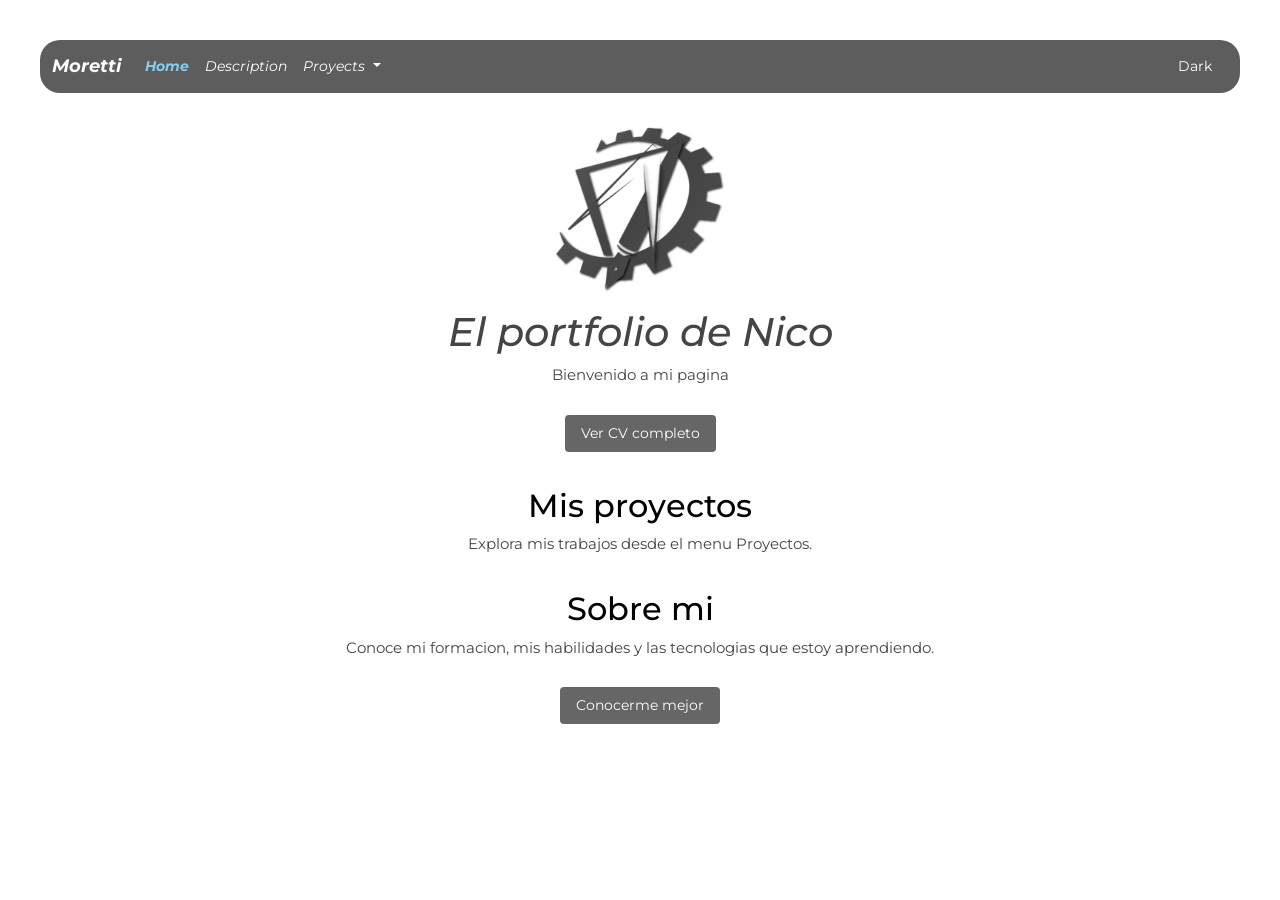
<file: index.html>
<!DOCTYPE html>
<html lang="es">
<head>
    <meta charset="UTF-8">
    <meta name="viewport" content="width=device-width, initial-scale=1.0">
    <title>Mi portfolio</title>
    <link rel="icon" href="favicon.svg" type="image/svg+xml">
    <link rel="preconnect" href="https://fonts.googleapis.com">
    <link rel="preconnect" href="https://fonts.gstatic.com" crossorigin>
    <link href="https://fonts.googleapis.com/css2?family=Space+Grotesk:wght@400;500;700&display=swap" rel="stylesheet">
    <link href="https://cdn.jsdelivr.net/npm/bootstrap@5.3.3/dist/css/bootstrap.min.css" rel="stylesheet">
    <link rel="stylesheet" href="styles.css">
</head>
<body>
  <header>
    <nav class="navbar navbar-expand-lg bg-body-tertiary">
      <div class="container-fluid">
        <a class="navbar-brand" href="https://www.instagram.com/bocajrs/">Moretti</a>
        <button class="navbar-toggler" type="button" data-bs-toggle="collapse" data-bs-target="#navbarSupportedContent" aria-controls="navbarSupportedContent" aria-expanded="false" aria-label="Toggle navigation">
          <span class="navbar-toggler-icon"></span>
        </button>
        <div class="collapse navbar-collapse" id="navbarSupportedContent">
          <ul class="navbar-nav me-auto mb-2 mb-lg-0">
            <li class="nav-item">
              <a class="nav-link active" aria-current="page" href="index.html">Home</a>
            </li>
            <li class="nav-item">
              <a class="nav-link" href="description.html">Description</a>
            </li>
            <li class="nav-item dropdown">
              <a class="nav-link dropdown-toggle" href="#" role="button" data-bs-toggle="dropdown" aria-expanded="false">
                Proyects
              </a>
              <ul class="dropdown-menu">
                <li><a class="dropdown-item" href="JuegoDelCalamar.html">Juego del calamar</a></li>
                <li><hr class="dropdown-divider"></li>
                <li><a class="dropdown-item" href="pokemon.html">Pokemon</a></li>
                <li><hr class="dropdown-divider"></li>
                <li><a class="dropdown-item" href="ReproductorDeMusica.html">Reproductor de musica</a></li>
              </ul>
          </ul>
              <button class="btn-dark-mode" type="button" onclick="myFunction()" aria-label="Activar o desactivar modo oscuro">Dark</button>
        </div>
      </div>
    </nav>

  </header>
  <main>
    <section class="text-center" id="home">
        <img src="imagenes/logohuergo.png" width="200" height="200" class="img-fluid" alt="logo del huergo">
        <h1>El portfolio de Nico</h1>
        <p id="description">Bienvenido a mi pagina</p>
        <a class="cv-button" href="CV-Nicolas-Moretti.html" target="_blank">Ver CV completo</a>
    </section>
    <section class="text-center" aria-labelledby="proyectos-titulo">
      <h2 id="proyectos-titulo" class="section-title">Mis proyectos</h2>
      <p>Explora mis trabajos desde el menu Proyectos.</p>
    </section>
    <section class="text-center" aria-labelledby="sobre-mi-titulo">
      <h2 id="sobre-mi-titulo" class="section-title">Sobre mi</h2>
      <p>Conoce mi formacion, mis habilidades y las tecnologias que estoy aprendiendo.</p>
      <a class="cv-button" href="description.html">Conocerme mejor</a>
    </section>
  </main>
    <video autoplay muted loop id="video-fondo">
      <source src="videos/background.mp4" type="video/mp4">
    </video>
    <script src="https://cdn.jsdelivr.net/npm/bootstrap@5.3.3/dist/js/bootstrap.bundle.min.js"></script>
    <script>
      if (localStorage.getItem("darkMode") === "true") {
        document.body.classList.add("dark-mode");
      }

    function myFunction() {
      var element = document.body;
      element.classList.toggle("dark-mode");
        localStorage.setItem("darkMode", element.classList.contains("dark-mode"));
    }
    </script>
  </body>
</html>
</file>
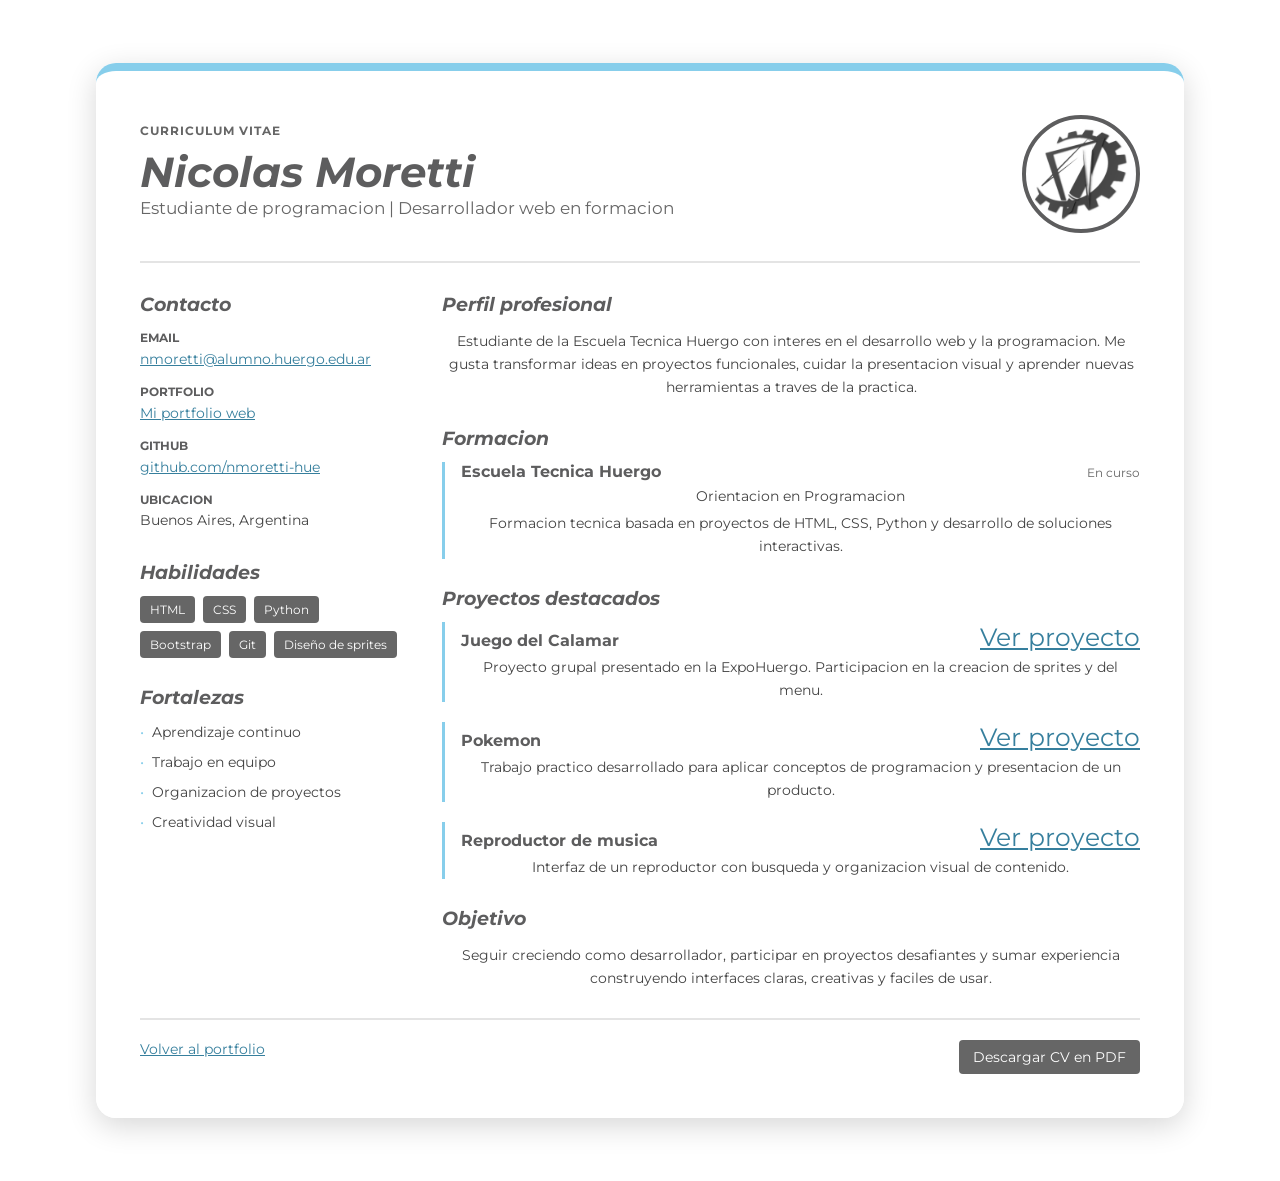
<file: CV-Nicolas-Moretti.html>
<!DOCTYPE html>
<html lang="es">
<head>
  <meta charset="UTF-8">
  <title>CV - Nicolas Moretti</title>
  <meta name="description" content="Curriculum vitae de Nicolas Moretti">
  <link rel="icon" href="favicon.svg" type="image/svg+xml">
  <link rel="preconnect" href="https://fonts.googleapis.com">
  <link rel="preconnect" href="https://fonts.gstatic.com" crossorigin>
  <link href="https://fonts.googleapis.com/css2?family=Space+Grotesk:wght@400;500;700&display=swap" rel="stylesheet">
  <link rel="stylesheet" href="styles.css">
</head>
<body>
  <main class="cv-page">
    <header class="cv-header">
      <div>
        <p class="cv-kicker">CURRICULUM VITAE</p>
        <h1>Nicolas Moretti</h1>
        <p class="cv-role">Estudiante de programacion | Desarrollador web en formacion</p>
      </div>
      <img src="imagenes/logohuergo.png" width="110" height="110" class="cv-photo" alt="Logo de la Escuela Tecnica Huergo">
    </header>

    <div class="cv-layout">
      <aside class="cv-sidebar">
        <section class="cv-section">
          <h2>Contacto</h2>
          <ul class="cv-list">
            <li><strong>Email</strong><a href="mailto:nmoretti@alumno.huergo.edu.ar">nmoretti@alumno.huergo.edu.ar</a></li>
            <li><strong>Portfolio</strong><a href="index.html">Mi portfolio web</a></li>
            <li><strong>GitHub</strong><a href="https://github.com/nmoretti-hue" target="_blank" rel="noopener">github.com/nmoretti-hue</a></li>
            <li><strong>Ubicacion</strong>Buenos Aires, Argentina</li>
          </ul>
        </section>

        <section class="cv-section">
          <h2>Habilidades</h2>
          <ul class="cv-tags">
            <li>HTML</li>
            <li>CSS</li>
            <li>Python</li>
            <li>Bootstrap</li>
            <li>Git</li>
            <li>Diseño de sprites</li>
          </ul>
        </section>

        <section class="cv-section">
          <h2>Fortalezas</h2>
          <ul class="cv-bullets">
            <li>Aprendizaje continuo</li>
            <li>Trabajo en equipo</li>
            <li>Organizacion de proyectos</li>
            <li>Creatividad visual</li>
          </ul>
        </section>
      </aside>

      <div class="cv-content">
        <section class="cv-section">
          <h2>Perfil profesional</h2>
          <p>Estudiante de la Escuela Tecnica Huergo con interes en el desarrollo web y la programacion. Me gusta transformar ideas en proyectos funcionales, cuidar la presentacion visual y aprender nuevas herramientas a traves de la practica.</p>
        </section>

        <section class="cv-section">
          <h2>Formacion</h2>
          <article class="cv-entry">
            <div class="cv-entry-heading">
              <h3>Escuela Tecnica Huergo</h3>
              <span>En curso</span>
            </div>
            <p>Orientacion en Programacion</p>
            <p>Formacion tecnica basada en proyectos de HTML, CSS, Python y desarrollo de soluciones interactivas.</p>
          </article>
        </section>

        <section class="cv-section">
          <h2>Proyectos destacados</h2>
          <article class="cv-entry">
            <div class="cv-entry-heading">
              <h3>Juego del Calamar</h3>
              <a href="JuegoDelCalamar.html">Ver proyecto</a>
            </div>
            <p>Proyecto grupal presentado en la ExpoHuergo. Participacion en la creacion de sprites y del menu.</p>
          </article>
          <article class="cv-entry">
            <div class="cv-entry-heading">
              <h3>Pokemon</h3>
              <a href="pokemon.html">Ver proyecto</a>
            </div>
            <p>Trabajo practico desarrollado para aplicar conceptos de programacion y presentacion de un producto.</p>
          </article>
          <article class="cv-entry">
            <div class="cv-entry-heading">
              <h3>Reproductor de musica</h3>
              <a href="ReproductorDeMusica.html">Ver proyecto</a>
            </div>
            <p>Interfaz de un reproductor con busqueda y organizacion visual de contenido.</p>
          </article>
        </section>

        <section class="cv-section">
          <h2>Objetivo</h2>
          <p>Seguir creciendo como desarrollador, participar en proyectos desafiantes y sumar experiencia construyendo interfaces claras, creativas y faciles de usar.</p>
        </section>
      </div>
    </div>

    <footer class="cv-footer">
      <a href="index.html">Volver al portfolio</a>
      <a class="cv-print-button" href="CV-Nicolas-Moretti.pdf" download>Descargar CV en PDF</a>
    </footer>
  </main>

</body>
</html>
</file>
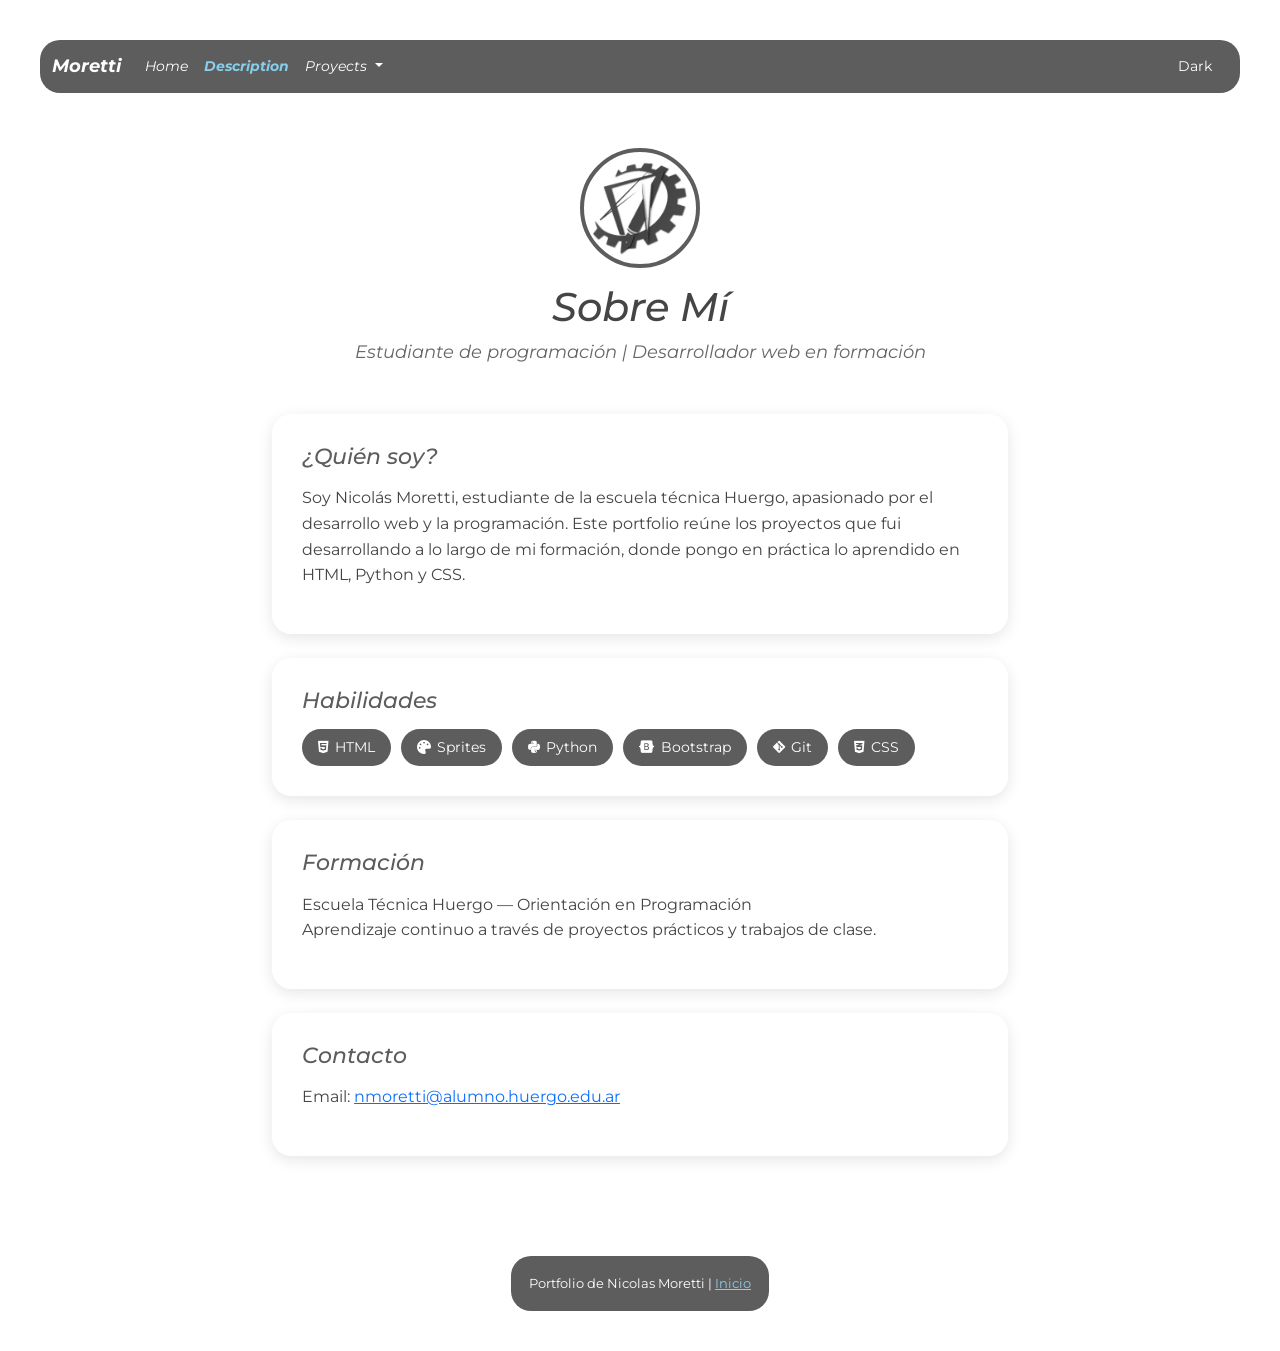
<file: description.html>
<!DOCTYPE html>
<html lang="es">
<head>
    <meta charset="UTF-8">
    <meta name="viewport" content="width=device-width, initial-scale=1.0">
    <title>Descripción - Mi portfolio</title>
    <link rel="icon" href="favicon.svg" type="image/svg+xml">
    <link rel="preconnect" href="https://fonts.googleapis.com">
    <link rel="preconnect" href="https://fonts.gstatic.com" crossorigin>
    <link href="https://fonts.googleapis.com/css2?family=Space+Grotesk:wght@400;500;700&display=swap" rel="stylesheet">
    <link rel="stylesheet" href="https://cdnjs.cloudflare.com/ajax/libs/font-awesome/6.5.2/css/all.min.css">
    <link href="https://cdn.jsdelivr.net/npm/bootstrap@5.3.3/dist/css/bootstrap.min.css" rel="stylesheet">
    <link rel="stylesheet" href="styles.css">
</head>
<body>
  <header>
    <nav class="navbar navbar-expand-lg bg-body-tertiary">
      <div class="container-fluid">
        <a class="navbar-brand" href="https://www.instagram.com/bocajrs/">Moretti</a>
        <button class="navbar-toggler" type="button" data-bs-toggle="collapse" data-bs-target="#navbarSupportedContent" aria-controls="navbarSupportedContent" aria-expanded="false" aria-label="Toggle navigation">
          <span class="navbar-toggler-icon"></span>
        </button>
        <div class="collapse navbar-collapse" id="navbarSupportedContent">
          <ul class="navbar-nav me-auto mb-2 mb-lg-0">
            <li class="nav-item">
              <a class="nav-link" href="index.html">Home</a>
            </li>
            <li class="nav-item">
              <a class="nav-link active" aria-current="page" href="description.html">Description</a>
            </li>
            <li class="nav-item dropdown">
              <a class="nav-link dropdown-toggle" href="#" role="button" data-bs-toggle="dropdown" aria-expanded="false">
                Proyects
              </a>
              <ul class="dropdown-menu">
                <li><a class="dropdown-item" href="JuegoDelCalamar.html">Juego del calamar</a></li>
                <li><hr class="dropdown-divider"></li>
                <li><a class="dropdown-item" href="pokemon.html">Pokemon</a></li>
                <li><hr class="dropdown-divider"></li>
                <li><a class="dropdown-item" href="ReproductorDeMusica.html">Reproductor de musica</a></li>
              </ul>
            </li>
          </ul>
          <button class="btn-dark-mode" type="button" onclick="myFunction()" aria-label="Activar o desactivar modo oscuro">Dark</button>
        </div>
      </div>
    </nav>
  </header>

    <main class="container descripcion-container">

      <div class="text-center mb-5">
        <img src="imagenes/logohuergo.png" width="120" height="120" class="img-fluid rounded-circle perfil-img" alt="logo del huergo">
        <h1>Sobre Mí</h1>
        <p class="subtitulo">Estudiante de programación | Desarrollador web en formación</p>
      </div>

      <div class="row justify-content-center">
        <div class="col-md-8">
          <section class="card-descripcion mb-4">
            <h2>¿Quién soy?</h2>
            <p class="texto-card">
              Soy Nicolás Moretti, estudiante de la escuela técnica Huergo, apasionado por el desarrollo web
              y la programación. Este portfolio reúne los proyectos que fui desarrollando a lo largo de mi
              formación, donde pongo en práctica lo aprendido en HTML, Python y CSS.
            </p>
          </section>

          <section class="card-descripcion mb-4">
            <h2>Habilidades</h2>
            <div class="skills-container">
              <span class="skill-badge"><i class="fa-brands fa-html5" aria-hidden="true"></i>HTML</span>
              <span class="skill-badge"><i class="fa-solid fa-palette" aria-hidden="true"></i>Sprites</span>
              <span class="skill-badge"><i class="fa-brands fa-python" aria-hidden="true"></i>Python</span>
              <span class="skill-badge"><i class="fa-brands fa-bootstrap" aria-hidden="true"></i>Bootstrap</span>
              <span class="skill-badge"><i class="fa-brands fa-git-alt" aria-hidden="true"></i>Git</span>
              <span class="skill-badge"><i class="fa-brands fa-css3-alt" aria-hidden="true"></i>CSS</span>
            </div>
          </section>

          <section class="card-descripcion mb-4">
            <h2>Formación</h2>
            <p class="texto-card">
              Escuela Técnica Huergo — Orientación en Programación<br>
              Aprendizaje continuo a través de proyectos prácticos y trabajos de clase.
            </p>
          </section>

          <section class="card-descripcion">
            <h2>Contacto</h2>
            <p class="texto-card">
              Email: <a href="mailto:nmoretti@alumno.huergo.edu.ar">nmoretti@alumno.huergo.edu.ar</a>
            </p>
          </section>
        </div>
      </div>
    </main>

    <video autoplay muted loop id="video-fondo">
      <source src="videos/background.mp4" type="video/mp4">
    </video>

    <script src="https://cdn.jsdelivr.net/npm/bootstrap@5.3.3/dist/js/bootstrap.bundle.min.js"></script>
    <script>
      if (localStorage.getItem("darkMode") === "true") {
        document.body.classList.add("dark-mode");
      }

    function myFunction() {
      var element = document.body;
      element.classList.toggle("dark-mode");
        localStorage.setItem("darkMode", element.classList.contains("dark-mode"));
    }
    </script>
    <footer class="site-footer">Portfolio de Nicolas Moretti | <a href="index.html">Inicio</a></footer>
</body>
</html>
</file>
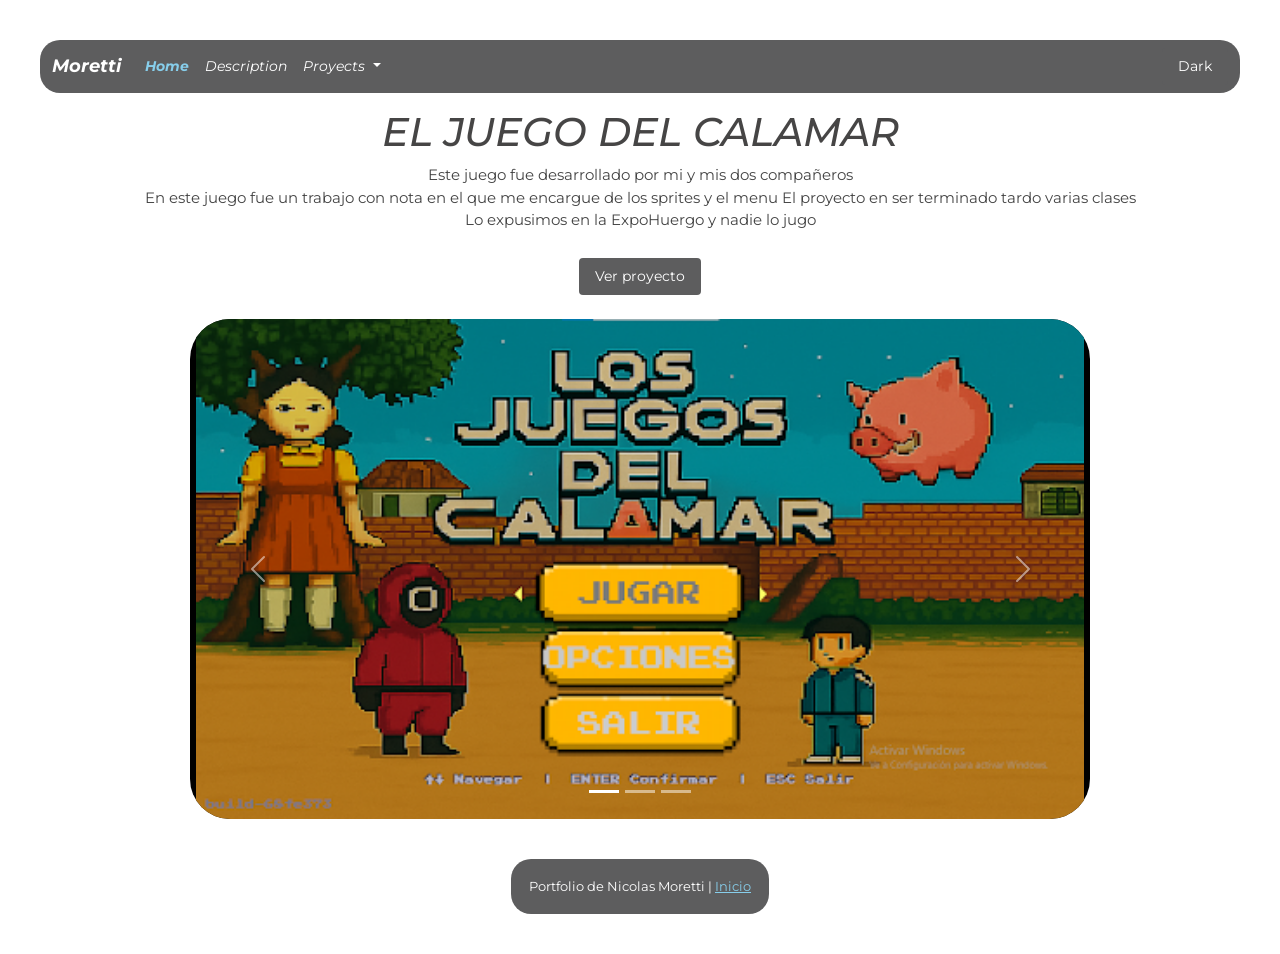
<file: JuegoDelCalamar.html>
<!DOCTYPE html>
<html lang="es">
<head>
    <meta charset="UTF-8">
    <meta name="viewport" content="width=device-width, initial-scale=1.0">
    <title>Mi portfolio</title>
    <link rel="icon" href="favicon.svg" type="image/svg+xml">
    <link rel="preconnect" href="https://fonts.googleapis.com">
    <link rel="preconnect" href="https://fonts.gstatic.com" crossorigin>
    <link href="https://fonts.googleapis.com/css2?family=Space+Grotesk:wght@400;500;700&display=swap" rel="stylesheet">
    <link href="https://cdn.jsdelivr.net/npm/bootstrap@5.3.3/dist/css/bootstrap.min.css" rel="stylesheet">
    <link rel="stylesheet" href="styles.css">
</head>
<body>
  <header>
    <nav class="navbar navbar-expand-lg bg-body-tertiary">
      <div class="container-fluid">
        <a class="navbar-brand" href="https://www.instagram.com/bocajrs/">Moretti</a>
        <button class="navbar-toggler" type="button" data-bs-toggle="collapse" data-bs-target="#navbarSupportedContent" aria-controls="navbarSupportedContent" aria-expanded="false" aria-label="Toggle navigation">
          <span class="navbar-toggler-icon"></span>
        </button>
        <div class="collapse navbar-collapse" id="navbarSupportedContent">
          <ul class="navbar-nav me-auto mb-2 mb-lg-0">
            <li class="nav-item">
              <a class="nav-link active" aria-current="page" href="index.html">Home</a>
            </li>
            <li class="nav-item">
              <a class="nav-link" href="description.html">Description</a>
            </li>
            <li class="nav-item dropdown">
              <a class="nav-link dropdown-toggle" href="#" role="button" data-bs-toggle="dropdown" aria-expanded="false">
                Proyects
              </a>
              <ul class="dropdown-menu">
                <li><a class="dropdown-item" href="pokemon.html">Pokemon</a></li>
                <li><hr class="dropdown-divider"></li>
                <li><a class="dropdown-item" href="ReproductorDeMusica.html">Reproductor de musica</a></li>
              </ul>
            </li>
          </ul>
          <button class="btn-dark-mode" type="button" onclick="myFunction()" aria-label="Activar o desactivar modo oscuro">Dark</button>
        </div>
      </div>
    </nav>
  </header>

    <main>
    <section class="text-center" aria-labelledby="juego-titulo">
      <h1 id="juego-titulo">EL JUEGO DEL CALAMAR</h1>
        <p id="description">Este juego fue desarrollado por mi y mis dos compañeros<br>En este juego fue un trabajo con nota en el que me encargue de los sprites y el menu
        El proyecto en ser terminado tardo varias clases<br>
        Lo expusimos en la ExpoHuergo y nadie lo jugo</p>
        <a class="project-button" href="https://github.com/idavirro/squidgamepy.git" target="_blank">Ver proyecto</a>
    </section>

    <div class="d-flex justify-content-center my-4">
      <div id="carouselExampleIndicators" class="carousel slide carrusel-grande" data-bs-ride="carousel">
        <div class="carousel-indicators">
          <button type="button" data-bs-target="#carouselExampleIndicators" data-bs-slide-to="0" class="active" aria-current="true" aria-label="Slide 1"></button>
          <button type="button" data-bs-target="#carouselExampleIndicators" data-bs-slide-to="1" aria-label="Slide 2"></button>
          <button type="button" data-bs-target="#carouselExampleIndicators" data-bs-slide-to="2" aria-label="Slide 3"></button>
        </div>
        <div class="carousel-inner">
          <div class="carousel-item active">
            <img src="imagenes/menu.png" class="d-block w-100 carrusel-img" alt="menu">
          </div>
          <div class="carousel-item">
            <img src="imagenes/rope.png" class="d-block w-100 carrusel-img" alt="cristales">
          </div>
          <div class="carousel-item">
            <img src="imagenes/cristales.png" class="d-block w-100 carrusel-img" alt="rope">
          </div>
        </div>
        <button class="carousel-control-prev" type="button" data-bs-target="#carouselExampleIndicators" data-bs-slide="prev">
          <span class="carousel-control-prev-icon" aria-hidden="true"></span>
          <span class="visually-hidden">Previous</span>
        </button>
        <button class="carousel-control-next" type="button" data-bs-target="#carouselExampleIndicators" data-bs-slide="next">
          <span class="carousel-control-next-icon" aria-hidden="true"></span>
          <span class="visually-hidden">Next</span>
        </button>
      </div>
    </div>

    </main>
    <video autoplay muted loop id="video-fondo">
      <source src="videos/background.mp4" type="video/mp4">
    </video>

    <script src="https://cdn.jsdelivr.net/npm/bootstrap@5.3.3/dist/js/bootstrap.bundle.min.js"></script>
    <script>
      if (localStorage.getItem("darkMode") === "true") {
        document.body.classList.add("dark-mode");
      }

    function myFunction() {
      var element = document.body;
      element.classList.toggle("dark-mode");
        localStorage.setItem("darkMode", element.classList.contains("dark-mode"));

    }
    </script>
    <footer class="site-footer">Portfolio de Nicolas Moretti | <a href="index.html">Inicio</a></footer>
</body>
</html>
</file>
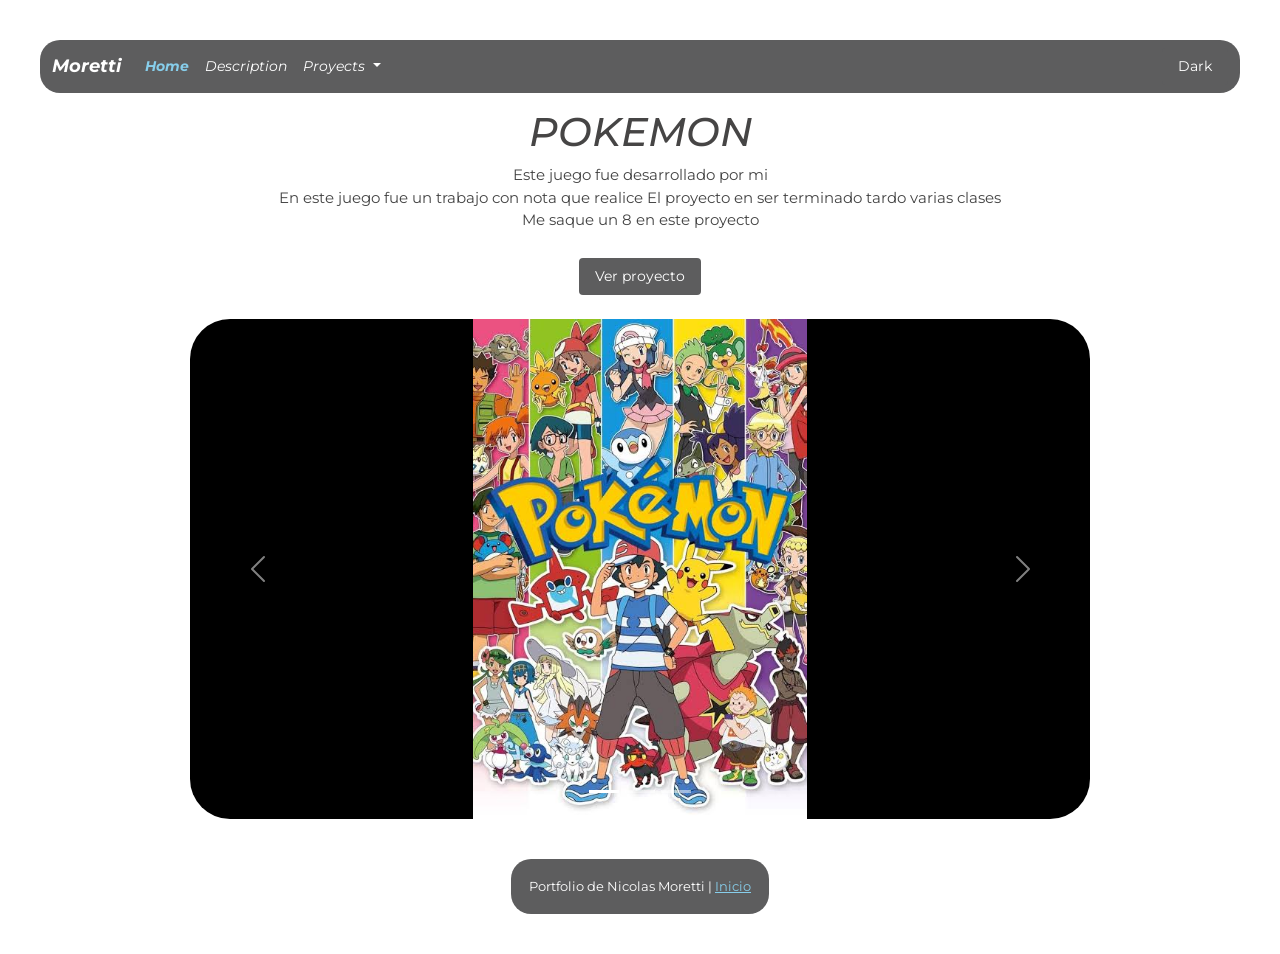
<file: pokemon.html>
<!DOCTYPE html>
<html lang="es">
<head>
    <meta charset="UTF-8">
    <meta name="viewport" content="width=device-width, initial-scale=1.0">
    <title>Mi portfolio</title>
    <link rel="icon" href="favicon.svg" type="image/svg+xml">
    <link rel="preconnect" href="https://fonts.googleapis.com">
    <link rel="preconnect" href="https://fonts.gstatic.com" crossorigin>
    <link href="https://fonts.googleapis.com/css2?family=Space+Grotesk:wght@400;500;700&display=swap" rel="stylesheet">
    <link href="https://cdn.jsdelivr.net/npm/bootstrap@5.3.3/dist/css/bootstrap.min.css" rel="stylesheet">
    <link rel="stylesheet" href="styles.css">
</head>
<body>
  <header>
    <nav class="navbar navbar-expand-lg bg-body-tertiary">
      <div class="container-fluid">
        <a class="navbar-brand" href="https://www.instagram.com/bocajrs/">Moretti</a>
        <button class="navbar-toggler" type="button" data-bs-toggle="collapse" data-bs-target="#navbarSupportedContent" aria-controls="navbarSupportedContent" aria-expanded="false" aria-label="Toggle navigation">
          <span class="navbar-toggler-icon"></span>
        </button>
        <div class="collapse navbar-collapse" id="navbarSupportedContent">
          <ul class="navbar-nav me-auto mb-2 mb-lg-0">
            <li class="nav-item">
              <a class="nav-link active" aria-current="page" href="index.html">Home</a>
            </li>
            <li class="nav-item">
              <a class="nav-link" href="description.html">Description</a>
            </li>
            <li class="nav-item dropdown">
              <a class="nav-link dropdown-toggle" href="#" role="button" data-bs-toggle="dropdown" aria-expanded="false">
                Proyects
              </a>
              <ul class="dropdown-menu">
                <li><a class="dropdown-item" href="JuegoDelCalamar.html">Juego Del Calamar</a></li>
                <li><hr class="dropdown-divider"></li>
                <li><a class="dropdown-item" href="ReproductorDeMusica.html">Reproductor de musica</a></li>
              </ul>
            </li>
          </ul>
          <button class="btn-dark-mode" type="button" onclick="myFunction()" aria-label="Activar o desactivar modo oscuro">Dark</button>
        </div>
      </div>
    </nav>
  </header>

    <main>
    <section class="text-center" aria-labelledby="pokemon-titulo">
      <h1 id="pokemon-titulo">POKEMON</h1>
        <p id="description">Este juego fue desarrollado por mi<br>En este juego fue un trabajo con nota que realice
        El proyecto en ser terminado tardo varias clases<br>
        Me saque un 8 en este proyecto</p>
        <a class="project-button" href="https://github.com/nmoretti-hue/pokemoncitos.git" target="_blank">Ver proyecto</a>
    </section>

    <div class="d-flex justify-content-center my-4">
      <div id="carouselExampleIndicators" class="carousel slide carrusel-grande" data-bs-ride="carousel">
        <div class="carousel-indicators">
          <button type="button" data-bs-target="#carouselExampleIndicators" data-bs-slide-to="0" class="active" aria-current="true" aria-label="Slide 1"></button>
          <button type="button" data-bs-target="#carouselExampleIndicators" data-bs-slide-to="1" aria-label="Slide 2"></button>
          <button type="button" data-bs-target="#carouselExampleIndicators" data-bs-slide-to="2" aria-label="Slide 3"></button>
        </div>
        <div class="carousel-inner">
          <div class="carousel-item active">
            <img src="imagenes/pokemonardo.jfif" class="d-block w-100 carrusel-img" alt="menu">
          </div>
          <div class="carousel-item">
            <img src="imagenes/Capturapokemon.png" class="d-block w-100 carrusel-img" alt="cristales">
          </div>
          <div class="carousel-item">
            <img src="imagenes/segundaCapturapokemon.png" class="d-block w-100 carrusel-img" alt="rope">
          </div>
        </div>
        <button class="carousel-control-prev" type="button" data-bs-target="#carouselExampleIndicators" data-bs-slide="prev">
          <span class="carousel-control-prev-icon" aria-hidden="true"></span>
          <span class="visually-hidden">Previous</span>
        </button>
        <button class="carousel-control-next" type="button" data-bs-target="#carouselExampleIndicators" data-bs-slide="next">
          <span class="carousel-control-next-icon" aria-hidden="true"></span>
          <span class="visually-hidden">Next</span>
        </button>
      </div>
    </div>

    </main>
    <video autoplay muted loop id="video-fondo">
      <source src="videos/background.mp4" type="video/mp4">
    </video>

    <script src="https://cdn.jsdelivr.net/npm/bootstrap@5.3.3/dist/js/bootstrap.bundle.min.js"></script>
    <script>
      if (localStorage.getItem("darkMode") === "true") {
        document.body.classList.add("dark-mode");
      }

    function myFunction() {
      var element = document.body;
      element.classList.toggle("dark-mode");
        localStorage.setItem("darkMode", element.classList.contains("dark-mode"));
    }
    </script>
    <footer class="site-footer">Portfolio de Nicolas Moretti | <a href="index.html">Inicio</a></footer>

</body>
</html>
</file>
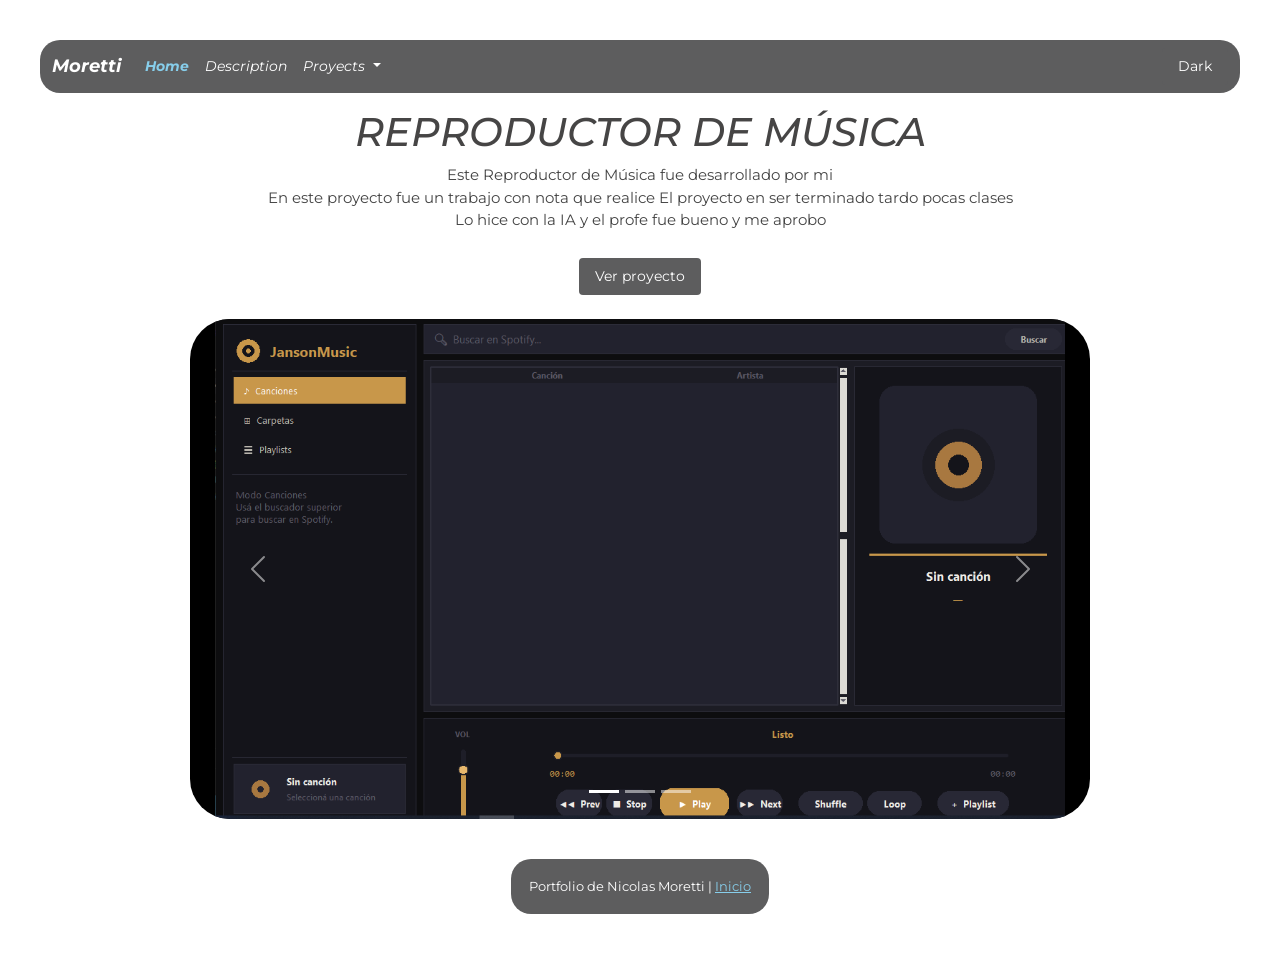
<file: ReproductorDeMusica.html>
<!DOCTYPE html>
<html lang="es">
<head>
    <meta charset="UTF-8">
    <meta name="viewport" content="width=device-width, initial-scale=1.0">
    <title>Mi portfolio</title>
    <link rel="icon" href="favicon.svg" type="image/svg+xml">
    <link rel="preconnect" href="https://fonts.googleapis.com">
    <link rel="preconnect" href="https://fonts.gstatic.com" crossorigin>
    <link href="https://fonts.googleapis.com/css2?family=Space+Grotesk:wght@400;500;700&display=swap" rel="stylesheet">
    <link href="https://cdn.jsdelivr.net/npm/bootstrap@5.3.3/dist/css/bootstrap.min.css" rel="stylesheet">
    <link rel="stylesheet" href="styles.css">
</head>
<body>
  <header>
    <nav class="navbar navbar-expand-lg bg-body-tertiary">
      <div class="container-fluid">
        <a class="navbar-brand" href="https://www.instagram.com/bocajrs/">Moretti</a>
        <button class="navbar-toggler" type="button" data-bs-toggle="collapse" data-bs-target="#navbarSupportedContent" aria-controls="navbarSupportedContent" aria-expanded="false" aria-label="Toggle navigation">
          <span class="navbar-toggler-icon"></span>
        </button>
        <div class="collapse navbar-collapse" id="navbarSupportedContent">
          <ul class="navbar-nav me-auto mb-2 mb-lg-0">
            <li class="nav-item">
              <a class="nav-link active" aria-current="page" href="index.html">Home</a>
            </li>
            <li class="nav-item">
              <a class="nav-link" href="description.html">Description</a>
            </li>
            <li class="nav-item dropdown">
              <a class="nav-link dropdown-toggle" href="#" role="button" data-bs-toggle="dropdown" aria-expanded="false">
                Proyects
              </a>
              <ul class="dropdown-menu">
                <li><a class="dropdown-item" href="JuegoDelCalamar.html">Juego Del Calamar</a></li>
                <li><hr class="dropdown-divider"></li>
                <li><a class="dropdown-item" href="pokemon.html">Pokemon</a></li>
              </ul>
            </li>
          </ul>
          <button class="btn-dark-mode" type="button" onclick="myFunction()" aria-label="Activar o desactivar modo oscuro">Dark</button>
        </div>
      </div>
    </nav>
  </header>

    <main>
    <section class="text-center" aria-labelledby="musica-titulo">
      <h1 id="musica-titulo">REPRODUCTOR DE MÚSICA</h1>
        <p id="description">Este Reproductor de Música fue desarrollado por mi<br>En este proyecto fue un trabajo con nota que realice
        El proyecto en ser terminado tardo pocas clases<br>
        Lo hice con la IA y el profe fue bueno y me aprobo</p>
        <a class="project-button" href="https://github.com/nmoretti-hue/Trabajo-Practico-1.git" target="_blank">Ver proyecto</a>
    </section>

    <div class="d-flex justify-content-center my-4">
      <div id="carouselExampleIndicators" class="carousel slide carrusel-grande" data-bs-ride="carousel">
        <div class="carousel-indicators">
          <button type="button" data-bs-target="#carouselExampleIndicators" data-bs-slide-to="0" class="active" aria-current="true" aria-label="Slide 1"></button>
          <button type="button" data-bs-target="#carouselExampleIndicators" data-bs-slide-to="1" aria-label="Slide 2"></button>
          <button type="button" data-bs-target="#carouselExampleIndicators" data-bs-slide-to="2" aria-label="Slide 3"></button>
        </div>
        <div class="carousel-inner">
          <div class="carousel-item active">
            <img src="imagenes/reproductorMusica.png" class="d-block w-100 carrusel-img" alt="menu">
          </div>
          <div class="carousel-item">
            <img src="imagenes/barradebusqueda.png" class="d-block w-100 carrusel-img" alt="cristales">
          </div>
          <div class="carousel-item">
            <img src="imagenes/ReproductorCodigo.png" class="d-block w-100 carrusel-img" alt="rope">
          </div>
        </div>
        <button class="carousel-control-prev" type="button" data-bs-target="#carouselExampleIndicators" data-bs-slide="prev">
          <span class="carousel-control-prev-icon" aria-hidden="true"></span>
          <span class="visually-hidden">Previous</span>
        </button>
        <button class="carousel-control-next" type="button" data-bs-target="#carouselExampleIndicators" data-bs-slide="next">
          <span class="carousel-control-next-icon" aria-hidden="true"></span>
          <span class="visually-hidden">Next</span>
        </button>
      </div>
    </div>

    </main>
    <video autoplay muted loop id="video-fondo">
      <source src="videos/background.mp4" type="video/mp4">
    </video>

    <script src="https://cdn.jsdelivr.net/npm/bootstrap@5.3.3/dist/js/bootstrap.bundle.min.js"></script>
    <script>
      if (localStorage.getItem("darkMode") === "true") {
        document.body.classList.add("dark-mode");
      }

    function myFunction() {
      var element = document.body;
      element.classList.toggle("dark-mode");
        localStorage.setItem("darkMode", element.classList.contains("dark-mode"));

    }
    </script>
    <footer class="site-footer">Portfolio de Nicolas Moretti | <a href="index.html">Inicio</a></footer>
</body>
</html>
</file>
<file: styles.css>
:root {
  --color-principal: #5d5d5e;
  --color-secundario: #666666;
  --color-acento: #87ceeb;
  --color-texto-oscuro: #1c1c3c;
  --color-blanco: #ffffff;
  --radio-panel: 20px;
}

@font-face {
  font-family: "Montserrat";
  src: url("assets/Montserrat-VariableFont_wght.ttf") format("truetype");
  font-weight: 100 900;
  font-style: normal;
}

@font-face {
  font-family: "Montserrat";
  src: url("assets/Montserrat-Italic-VariableFont_wght.ttf") format("truetype");
  font-weight: 100 900;
  font-style: italic;
}

h1 {
  color: rgb(70, 69, 69);
  text-align: center;
  font-family: "Montserrat";
  font-style: italic;
}

p {
  color: rgb(68, 68, 68);
  text-align: center;
  font-family: "Montserrat";
  font-size: 15px;
}
.navbar {
  background-color: #5d5d5e !important;
}

.navbar-brand {
  color: #ffffff !important;
  font-family: "Montserrat";
  font-weight: bold;
}

.nav-link {
  color: #ffffff !important;
}

.nav-link:hover {
  color: #87ceeb !important;
}

.nav-link.active {
  color: #87ceeb !important;
  font-weight: bold;
}

.dropdown-menu {
  background-color: var(--color-principal);
}

.dropdown-item {
  color: #ffffff;
}

.dropdown-item:hover {
  background-color: #87ceeb;
  color: #1c1c3c;
}

.project-button {
  display: inline-block;
  margin-top: 10px;
  padding: 8px 16px;
  border-radius: 4px;
  background-color: var(--color-principal);
  color: #ffffff;
  font-family: "Montserrat";
  font-size: 14px;
  text-decoration: none;
}

.project-button:hover {
  background-color: #87ceeb;
  color: #1c1c3c;
}

#video-fondo {
  position: fixed;
  top: 0;
  left: 0;
  width: 100%;
  height: 100%;
  object-fit: cover;
  z-index: -1;
  transition: filter 0.3s ease;
}

.carrusel-grande {
  border-radius: 40px;
  max-width: 900px;
  width: 90%;
}

.carrusel-img {
  border-radius: 40px;
  height: 500px;
  object-fit: contain;
  background-color: #000;
}

body {
  padding: 25px;
  background-color: white;
  color: black;
  font-size: 25px;
  font-family: "Montserrat", sans-serif;
  scroll-behavior: smooth;
}

html.dark-mode-preload,
html.dark-mode-preload body {
  background-color: black;
  color: white;
}

html.dark-mode-preload body h1,
html.dark-mode-preload body p {
  color: white;
}

html.dark-mode-preload body #video-fondo {
  filter: brightness(0.25);
}

html.dark-mode-preload body .card-descripcion {
  background-color: #5d5d5e;
}

.dark-mode {
  background-color: black;
  color: white;
}

body.dark-mode h1,
body.dark-mode p {
  color: white;
}

body.dark-mode #video-fondo {
  filter: brightness(0.25) !important;
}

body.page-leaving::after {
  position: fixed;
  z-index: 9999;
  inset: 0;
  background-color: #ffffff;
  content: "";
}

body.dark-mode.page-leaving::after {
  background-color: #000000;
}

.navbar {
  background-color: #5d5d5e !important;
  border-radius: 20px;
  margin: 15px;
  font-family: "Montserrat";
  font-style: italic;
  position: sticky;
  top: 15px;
  z-index: 10;
}

.navbar-brand {
  font-size: 18px;
}

.nav-link {
  font-size: 14px;
}
 .descripcion-container {
  padding-top: 40px;
  padding-bottom: 60px;
}

.perfil-img {
  border: 4px solid #5d5d5e;
  margin-bottom: 15px;
}

.subtitulo {
  color: #666666;
  font-size: 18px;
  font-style: italic;
}

.card-descripcion {
  background-color: rgba(255, 255, 255, 0.9);
  border-radius: 20px;
  padding: 30px;
  box-shadow: 0 4px 15px rgba(0, 0, 0, 0.1);
}

body.dark-mode .card-descripcion {
  background-color: #5d5d5e;
}

.card-descripcion h2 {
  color: #5d5d5e;
  font-family: "Montserrat";
  font-style: italic;
  font-size: 22px;
  text-align: left;
  margin-bottom: 15px;
}

body.dark-mode .card-descripcion h2,
body.dark-mode .card-descripcion .texto-card {
  color: white;
}

.texto-card {
  color: #444444;
  font-size: 16px;
  text-align: left;
  line-height: 1.6;
}

.skills-container {
  display: flex;
  flex-wrap: wrap;
  gap: 10px;
}

.skill-badge {
  background-color: #5d5d5e;
  color: #ffffff;
  padding: 8px 16px;
  border-radius: 20px;
  font-family: "Montserrat";
  font-size: 14px;
}

body.dark-mode .skill-badge {
  background-color: #303030;
}

.btn-dark-mode {
  background-color: var(--color-principal);
  border: 0;
  color: #ffffff;
  padding: 8px 16px;
  border-radius: 4px;
  font-family: "Montserrat";
  font-size: 14px;
  cursor: pointer;
}

.btn-dark-mode:hover {
  background-color: #87ceeb;
  color: #1c1c3c;
}

.navbar .container-fluid {
  justify-content: space-between;
}

.site-footer {
  width: fit-content;
  margin: 40px auto 15px;
  padding: 18px;
  border-radius: var(--radio-panel);
  background-color: var(--color-principal);
  color: var(--color-blanco);
  font-family: "Montserrat";
  font-size: 13px;
  text-align: center;
}

.site-footer a {
  color: var(--color-acento);
}

.section-title {
  margin-top: 35px;
}

.cv-button {
  display: inline-block;
  margin-top: 12px;
  padding: 8px 16px;
  border-radius: 4px;
  background-color: var(--color-secundario);
  color: var(--color-blanco);
  font-family: "Montserrat";
  font-size: 14px;
  text-decoration: none;
  transition: transform 0.2s ease, background-color 0.2s ease;
}

.cv-button:hover {
  background-color: var(--color-acento);
  color: var(--color-texto-oscuro);
  transform: translateY(-2px);
}

.skill-badge i {
  margin-right: 6px;
}

.cv-page {
  max-width: 1000px;
  margin: 30px auto;
  padding: 44px;
  background-color: rgba(255, 255, 255, 0.94);
  border-top: 8px solid var(--color-acento);
  border-radius: var(--radio-panel);
  color: #444444;
  box-shadow: 0 8px 30px rgba(0, 0, 0, 0.16);
}

.cv-header {
  display: flex;
  align-items: center;
  justify-content: space-between;
  gap: 25px;
  padding-bottom: 28px;
  border-bottom: 2px solid #e4e4e4;
}

.cv-header h1 {
  margin: 0;
  color: var(--color-principal);
  font-size: 42px;
  text-align: left;
}

.cv-kicker,
.cv-role {
  margin: 0 0 8px;
  text-align: left;
}

.cv-kicker {
  color: var(--color-secundario);
  font-family: "Montserrat";
  font-size: 12px;
  font-weight: 700;
  letter-spacing: 1px;
}

.cv-role {
  color: var(--color-secundario);
  font-size: 17px;
}

.cv-photo {
  border: 4px solid var(--color-principal);
  border-radius: 50%;
  object-fit: cover;
}

.cv-layout {
  display: grid;
  grid-template-columns: 260px 1fr;
  gap: 42px;
  padding-top: 30px;
}

.cv-section {
  margin-bottom: 28px;
}

.cv-section h2 {
  margin: 0 0 12px;
  color: var(--color-principal);
  font-family: "Montserrat";
  font-size: 19px;
  font-style: italic;
}

.cv-section p,
.cv-list,
.cv-bullets {
  font-size: 14px;
  line-height: 1.65;
}

.cv-list,
.cv-bullets,
.cv-tags {
  margin: 0;
  padding: 0;
  list-style: none;
}

.cv-list li {
  margin-bottom: 11px;
}

.cv-list strong {
  display: block;
  color: var(--color-principal);
  font-size: 12px;
  text-transform: uppercase;
}

.cv-list a,
.cv-entry a,
.cv-footer a {
  color: #367f9d;
  overflow-wrap: anywhere;
}

.cv-tags {
  display: flex;
  flex-wrap: wrap;
  gap: 8px;
}

.cv-tags li {
  padding: 6px 10px;
  border-radius: 4px;
  background-color: var(--color-secundario);
  color: var(--color-blanco);
  font-size: 12px;
}

.cv-bullets li {
  margin-bottom: 7px;
}

.cv-bullets li::before {
  margin-right: 8px;
  color: var(--color-acento);
  content: "•";
}

.cv-entry {
  margin-bottom: 20px;
  padding-left: 16px;
  border-left: 3px solid var(--color-acento);
}

.cv-entry-heading {
  display: flex;
  align-items: baseline;
  justify-content: space-between;
  gap: 12px;
}

.cv-entry h3 {
  margin: 0;
  color: var(--color-principal);
  font-size: 16px;
}

.cv-entry p {
  margin: 4px 0 0;
}

.cv-entry-heading span {
  color: var(--color-secundario);
  font-size: 12px;
}

.cv-footer {
  display: flex;
  justify-content: space-between;
  gap: 15px;
  padding-top: 20px;
  border-top: 2px solid #e4e4e4;
  font-size: 14px;
}

.cv-print-button {
  display: inline-block;
  border: 0;
  padding: 8px 14px;
  border-radius: 4px;
  background-color: var(--color-secundario);
  color: var(--color-blanco) !important;
  cursor: pointer;
  font-family: inherit;
  text-decoration: none !important;
  transition: transform 0.2s ease, background-color 0.2s ease;
}

.cv-print-button:hover {
  background-color: var(--color-acento);
  color: var(--color-texto-oscuro) !important;
  transform: translateY(-2px);
}

@media print {
  body {
    padding: 0;
    background: white;
  }

  .cv-page {
    margin: 0;
    box-shadow: none;
  }

  .cv-print-button {
    display: none;
  }
}

@media (max-width: 576px) {
  body {
    padding: 10px;
  }

  .navbar {
    margin: 5px;
    top: 5px;
  }

  .carrusel-img {
    height: 300px;
  }

  .cv-page {
    margin: 10px 0;
    padding: 24px;
  }

  .cv-header h1 {
    font-size: 32px;
  }

  .cv-layout {
    grid-template-columns: 1fr;
    gap: 0;
  }

  .cv-footer,
  .cv-entry-heading {
    align-items: flex-start;
    flex-direction: column;
  }
}
</file>
